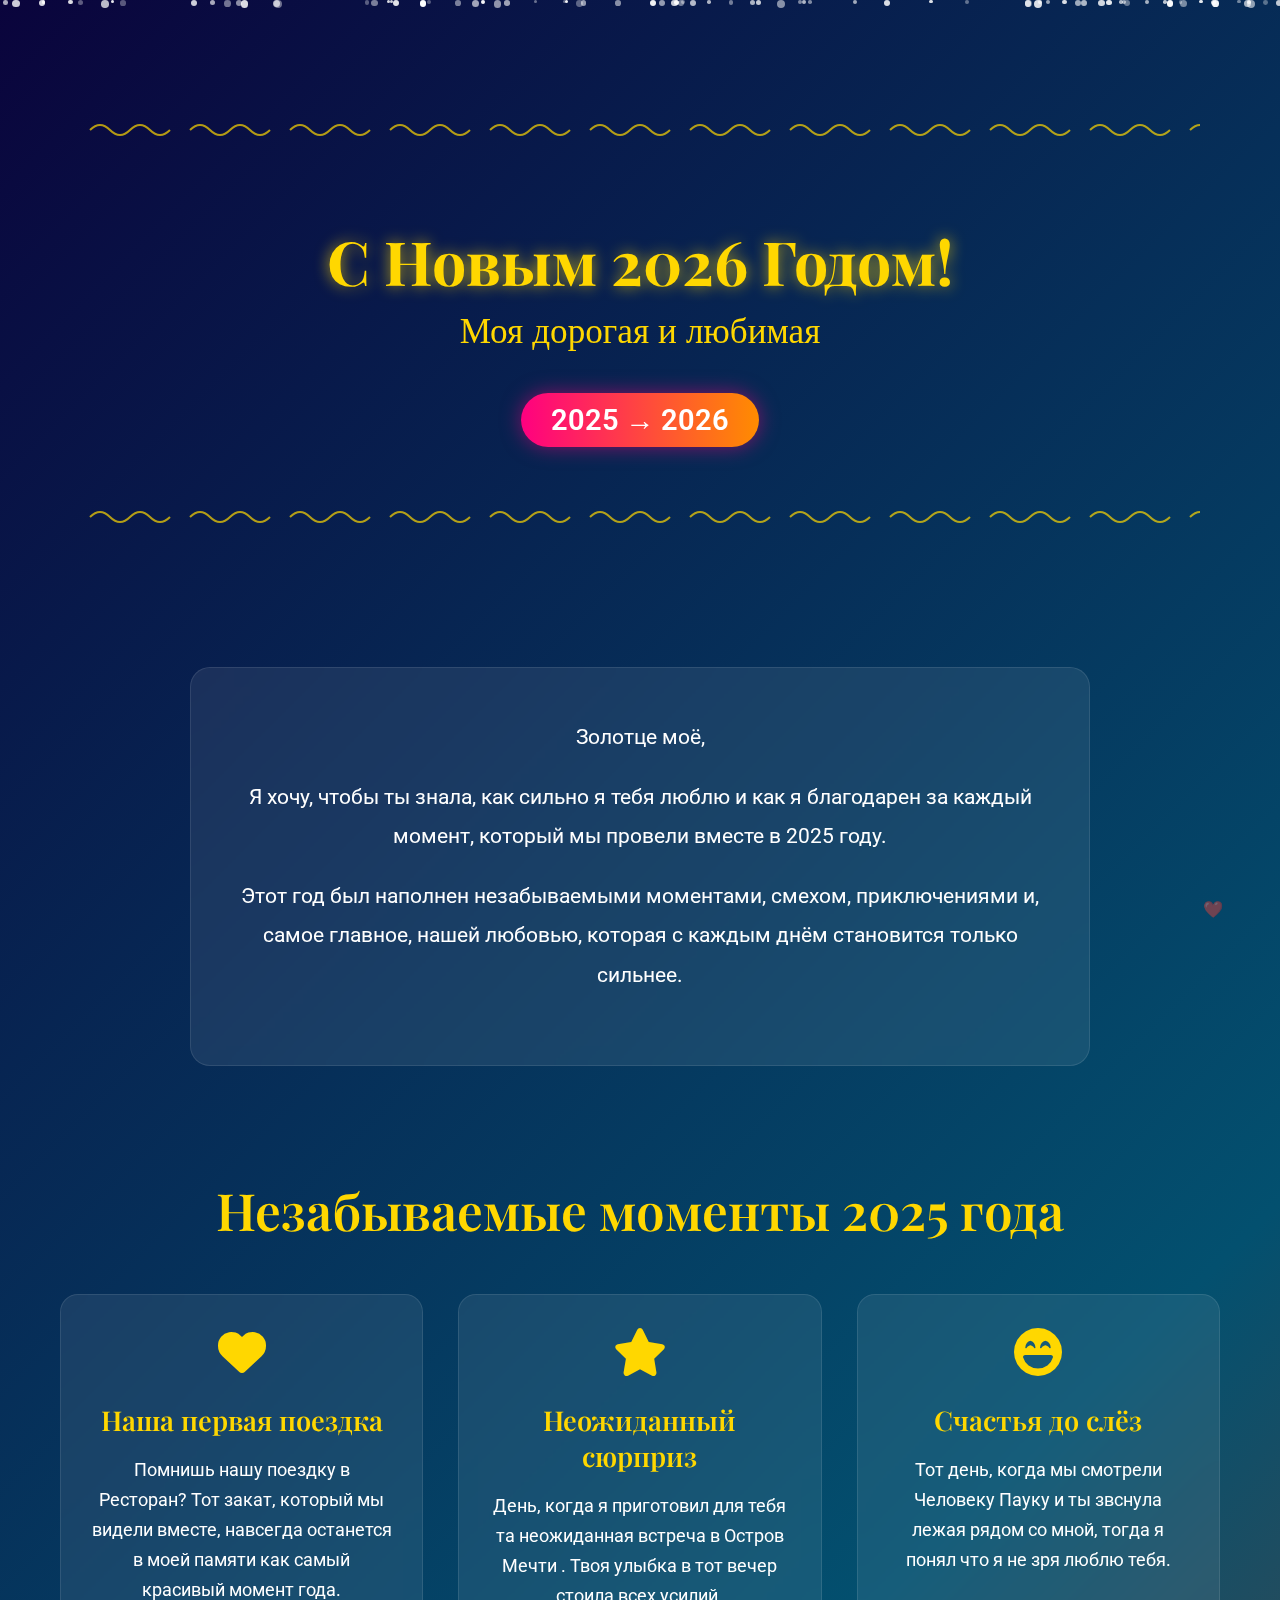
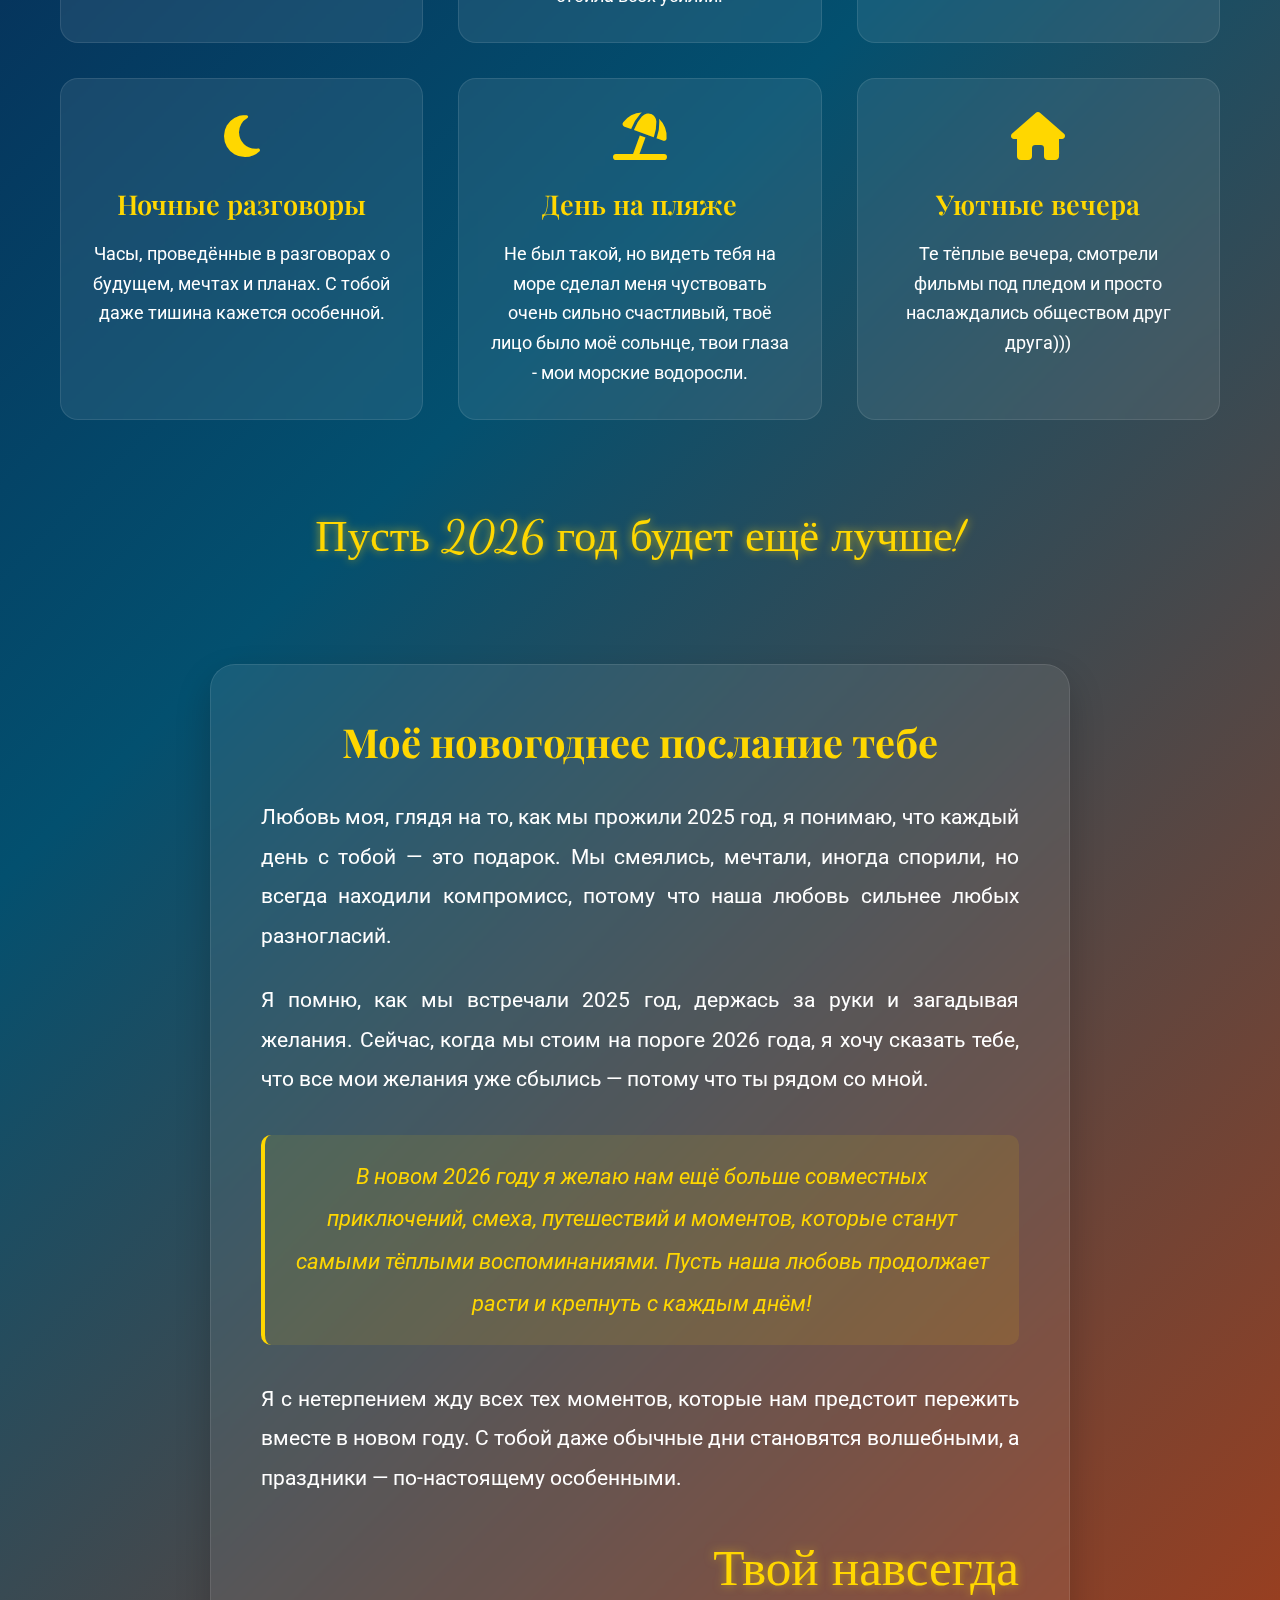
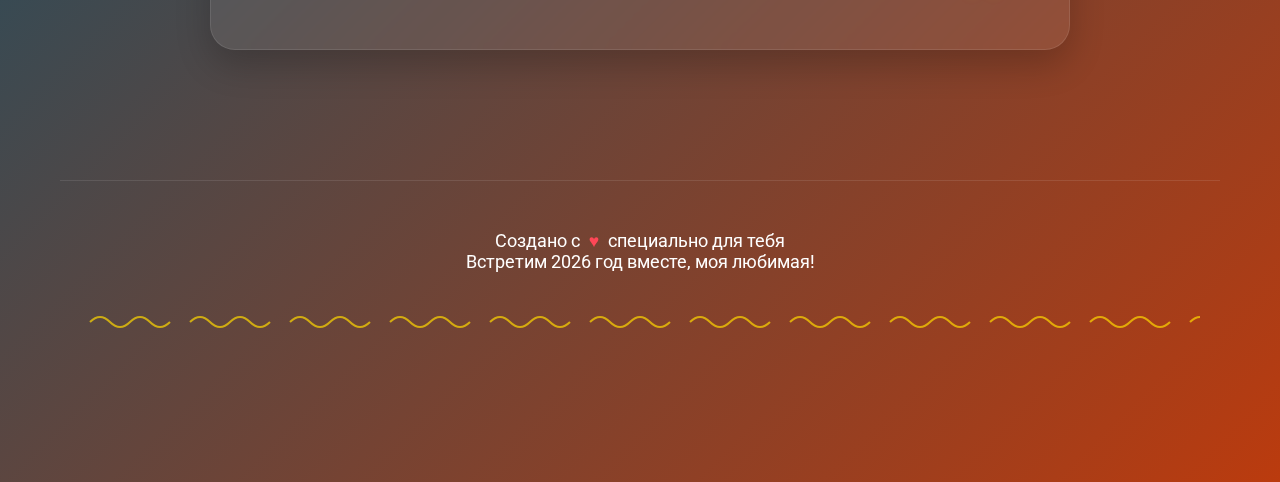
<file: index.html>
<!DOCTYPE html>
<html lang="ru">
<head>
    <meta charset="UTF-8">
    <meta name="viewport" content="width=device-width, initial-scale=1.0">
    <title>С Новым 2026 Годом, Моя Любовь!</title>
    <link rel="stylesheet" href="https://cdnjs.cloudflare.com/ajax/libs/font-awesome/6.4.0/css/all.min.css">
    <link href="https://fonts.googleapis.com/css2?family=Dancing+Script:wght@400;700&family=Playfair+Display:wght@400;600;700&family=Roboto:wght@300;400;500&display=swap" rel="stylesheet">
    <style>
        * {
            margin: 0;
            padding: 0;
            box-sizing: border-box;
        }
        
        body {
            font-family: 'Roboto', sans-serif;
            background: linear-gradient(135deg, #0a043c, #03506f, #bb3b0e);
            color: #fff;
            min-height: 100vh;
            overflow-x: hidden;
        }
        
        .container {
            max-width: 1200px;
            margin: 0 auto;
            padding: 20px;
        }
        
        /* Header */
        header {
            text-align: center;
            padding: 60px 20px;
            position: relative;
        }
        
        h1 {
            font-family: 'Playfair Display', serif;
            font-size: 3.8rem;
            margin-bottom: 10px;
            text-shadow: 0 0 15px rgba(255, 215, 0, 0.7);
            color: #FFD700;
            font-weight: 700;
        }
        
        .subtitle {
            font-family: 'Dancing Script', cursive;
            font-size: 2.2rem;
            margin-bottom: 20px;
            color: #FFD700;
        }
        
        .year-badge {
            display: inline-block;
            background: linear-gradient(to right, #ff0080, #ff8c00);
            padding: 10px 30px;
            border-radius: 30px;
            font-size: 1.8rem;
            font-weight: 600;
            margin: 20px 0;
            box-shadow: 0 0 20px rgba(255, 0, 128, 0.5);
        }
        
        /* Intro Section */
        .intro {
            text-align: center;
            padding: 50px 30px;
            max-width: 900px;
            margin: 0 auto;
            line-height: 1.9;
            font-size: 1.3rem;
            background: rgba(255, 255, 255, 0.08);
            border-radius: 20px;
            backdrop-filter: blur(8px);
            margin-bottom: 50px;
            border: 1px solid rgba(255, 255, 255, 0.1);
        }
        
        .intro p {
            margin-bottom: 20px;
        }
        
        /* Moments Section */
        .moments-section {
            padding: 60px 0;
        }
        
        .section-title {
            text-align: center;
            font-family: 'Playfair Display', serif;
            font-size: 3.2rem;
            margin-bottom: 50px;
            color: #FFD700;
            font-weight: 600;
        }
        
        .moments-container {
            display: grid;
            grid-template-columns: repeat(auto-fill, minmax(320px, 1fr));
            gap: 35px;
            margin-top: 30px;
        }
        
        .moment-card {
            background: rgba(255, 255, 255, 0.08);
            border-radius: 18px;
            padding: 30px;
            backdrop-filter: blur(8px);
            transition: transform 0.4s ease, box-shadow 0.4s ease;
            cursor: pointer;
            border: 1px solid rgba(255, 255, 255, 0.1);
            display: flex;
            flex-direction: column;
            height: 100%;
        }
        
        .moment-card:hover {
            transform: translateY(-12px);
            box-shadow: 0 20px 40px rgba(0, 0, 0, 0.4);
            background: rgba(255, 255, 255, 0.12);
        }
        
        .moment-icon {
            font-size: 3rem;
            color: #FFD700;
            margin-bottom: 20px;
            text-align: center;
        }
        
        .moment-title {
            font-family: 'Playfair Display', serif;
            font-size: 1.7rem;
            margin-bottom: 18px;
            text-align: center;
            color: #FFD700;
            font-weight: 600;
        }
        
        .moment-description {
            font-size: 1.1rem;
            line-height: 1.7;
            text-align: center;
            flex-grow: 1;
        }
        
        /* Memory Gallery */
        .gallery-section {
            padding: 70px 0;
        }
        
        .gallery-container {
            display: grid;
            grid-template-columns: repeat(auto-fill, minmax(280px, 1fr));
            gap: 25px;
            margin-top: 40px;
        }
        
        .memory-item {
            border-radius: 15px;
            overflow: hidden;
            height: 280px;
            position: relative;
            cursor: pointer;
            transition: transform 0.4s ease;
            box-shadow: 0 10px 20px rgba(0, 0, 0, 0.3);
        }
        
        .memory-item:hover {
            transform: scale(1.05);
        }
        
        .memory-img {
            width: 100%;
            height: 100%;
            object-fit: cover;
            transition: transform 0.6s ease;
        }
        
        .memory-item:hover .memory-img {
            transform: scale(1.12);
        }
        
        .memory-label {
            position: absolute;
            bottom: 0;
            left: 0;
            right: 0;
            background: linear-gradient(to top, rgba(0, 0, 0, 0.9), transparent);
            padding: 20px;
            text-align: center;
            font-weight: 600;
            font-size: 1.2rem;
        }
        
        /* Message Section */
        .message-section {
            padding: 70px 20px;
            max-width: 900px;
            margin: 0 auto;
        }
        
        .message-box {
            background: rgba(255, 255, 255, 0.08);
            border-radius: 25px;
            padding: 50px;
            backdrop-filter: blur(8px);
            border: 1px solid rgba(255, 255, 255, 0.1);
            box-shadow: 0 15px 35px rgba(0, 0, 0, 0.2);
        }
        
        .message-title {
            font-family: 'Playfair Display', serif;
            font-size: 2.5rem;
            margin-bottom: 30px;
            color: #FFD700;
            text-align: center;
        }
        
        .message-text {
            font-size: 1.3rem;
            line-height: 1.9;
            margin-bottom: 25px;
            text-align: justify;
        }
        
        .message-text.highlight {
            font-style: italic;
            color: #FFD700;
            font-size: 1.4rem;
            text-align: center;
            margin: 35px 0;
            padding: 20px;
            background: rgba(255, 215, 0, 0.1);
            border-radius: 10px;
            border-left: 4px solid #FFD700;
        }
        
        .signature {
            font-family: 'Dancing Script', cursive;
            font-size: 3.2rem;
            color: #FFD700;
            text-align: right;
            margin-top: 40px;
            text-shadow: 0 0 10px rgba(255, 215, 0, 0.5);
        }
        
        /* Snowflakes */
        .snowflakes {
            position: fixed;
            top: 0;
            left: 0;
            width: 100%;
            height: 100%;
            pointer-events: none;
            z-index: -1;
        }
        
        .snowflake {
            position: absolute;
            background-color: white;
            border-radius: 50%;
            opacity: 0.8;
        }
        
        /* Footer */
        footer {
            text-align: center;
            padding: 50px 20px;
            margin-top: 60px;
            border-top: 1px solid rgba(255, 255, 255, 0.1);
            font-size: 1.1rem;
        }
        
        .heart {
            color: #ff4757;
            animation: heartbeat 1.5s infinite;
            display: inline-block;
            margin: 0 5px;
        }
        
        @keyframes heartbeat {
            0%, 100% { transform: scale(1); }
            50% { transform: scale(1.2); }
        }
        
        /* New Year Decoration */
        .new-year-decoration {
            text-align: center;
            margin: 30px 0;
        }
        
        .decoration-text {
            font-family: 'Dancing Script', cursive;
            font-size: 2.8rem;
            color: #FFD700;
            margin: 20px 0;
            text-shadow: 0 0 10px rgba(255, 215, 0, 0.7);
        }
        
        /* Russian Ornaments */
        .russian-ornament {
            height: 60px;
            background-image: url("data:image/svg+xml,%3Csvg width='100' height='20' xmlns='http://www.w3.org/2000/svg'%3E%3Cpath d='M10,10 Q20,0 30,10 T50,10 T70,10 T90,10' stroke='%23FFD700' fill='transparent' stroke-width='2'/%3E%3C/svg%3E");
            background-repeat: repeat-x;
            margin: 40px 0;
            opacity: 0.7;
        }
        
        /* Responsive */
        @media (max-width: 768px) {
            h1 {
                font-size: 2.8rem;
            }
            
            .subtitle {
                font-size: 1.8rem;
            }
            
            .section-title {
                font-size: 2.5rem;
            }
            
            .message-title {
                font-size: 2rem;
            }
            
            .message-box {
                padding: 30px;
            }
            
            .intro {
                padding: 30px 20px;
            }
        }
        
        @media (max-width: 480px) {
            h1 {
                font-size: 2.2rem;
            }
            
            .year-badge {
                font-size: 1.4rem;
                padding: 8px 20px;
            }
            
            .moments-container {
                grid-template-columns: 1fr;
            }
            
            .message-text {
                font-size: 1.1rem;
            }
            
            .signature {
                font-size: 2.5rem;
            }
        }
    </style>
</head>
<body>
    <div class="snowflakes" id="snowflakes"></div>
    
    <div class="container">
        <header>
            <div class="russian-ornament"></div>
            <h1>С Новым 2026 Годом!</h1>
            <div class="subtitle">Моя дорогая и любимая</div>
            <div class="year-badge">2025 → 2026</div>
            <div class="russian-ornament"></div>
        </header>
        
        <section class="intro">
            <p>Золотце моё,</p>
            <p>Я хочу, чтобы ты знала, как сильно я тебя люблю и как я благодарен за каждый момент, который мы провели вместе в 2025 году.</p>
            <p>Этот год был наполнен незабываемыми моментами, смехом, приключениями и, самое главное, нашей любовью, которая с каждым днём становится только сильнее.</p>
        </section>
        
        <section class="moments-section">
            <h2 class="section-title">Незабываемые моменты 2025 года</h2>
            <div class="moments-container">
                <div class="moment-card">
                    <div class="moment-icon">
                        <i class="fas fa-heart"></i>
                    </div>
                    <h3 class="moment-title">Наша первая поездка</h3>
                    <p class="moment-description">Помнишь нашу поездку в Ресторан? Тот закат, который мы видели вместе, навсегда останется в моей памяти как самый красивый момент года.</p>
                </div>
                
                <div class="moment-card">
                    <div class="moment-icon">
                        <i class="fas fa-star"></i>
                    </div>
                    <h3 class="moment-title">Неожиданный сюрприз</h3>
                    <p class="moment-description">День, когда я приготовил для тебя та неожиданная встреча в Остров Мечти . Твоя улыбка в тот вечер стоила всех усилий.</p>
                </div>
                
                <div class="moment-card">
                    <div class="moment-icon">
                        <i class="fas fa-laugh-beam"></i>
                    </div>
                    <h3 class="moment-title">Счастья до слёз</h3>
                    <p class="moment-description">Тот день, когда мы смотрели Человеку Пауку и ты звснула лежая рядом со мной, тогда я понял что я не зря люблю тебя.</p>
                </div>
                
                <div class="moment-card">
                    <div class="moment-icon">
                        <i class="fas fa-moon"></i>
                    </div>
                    <h3 class="moment-title">Ночные разговоры</h3>
                    <p class="moment-description">Часы, проведённые в разговорах о будущем, мечтах и планах. С тобой даже тишина кажется особенной.</p>
                </div>
                
                <div class="moment-card">
                    <div class="moment-icon">
                        <i class="fas fa-umbrella-beach"></i>
                    </div>
                    <h3 class="moment-title">День на пляже</h3>
                    <p class="moment-description">Не был такой, но видеть тебя на море сделал меня чуствовать очень сильно счастливый, твоё лицо было моё сольнце, твои глаза - мои морские водоросли. </p>
                </div>
                
                <div class="moment-card">
                    <div class="moment-icon">
                        <i class="fas fa-home"></i>
                    </div>
                    <h3 class="moment-title">Уютные вечера</h3>
                    <p class="moment-description">Те тёплые вечера, смотрели фильмы под пледом и просто наслаждались обществом друг друга)))</p>
                </div>
            </div>
        </section>
        
        <div class="new-year-decoration">
            <div class="decoration-text">Пусть 2026 год будет ещё лучше!</div>
        </div>
        
        <section class="message-section">
            <div class="message-box">
                <h2 class="message-title">Моё новогоднее послание тебе</h2>
                
                <p class="message-text">Любовь моя, глядя на то, как мы прожили 2025 год, я понимаю, что каждый день с тобой — это подарок. Мы смеялись, мечтали, иногда спорили, но всегда находили компромисс, потому что наша любовь сильнее любых разногласий.</p>
                
                <p class="message-text">Я помню, как мы встречали 2025 год, держась за руки и загадывая желания. Сейчас, когда мы стоим на пороге 2026 года, я хочу сказать тебе, что все мои желания уже сбылись — потому что ты рядом со мной.</p>
                
                <p class="message-text highlight">В новом 2026 году я желаю нам ещё больше совместных приключений, смеха, путешествий и моментов, которые станут самыми тёплыми воспоминаниями. Пусть наша любовь продолжает расти и крепнуть с каждым днём!</p>
                
                <p class="message-text">Я с нетерпением жду всех тех моментов, которые нам предстоит пережить вместе в новом году. С тобой даже обычные дни становятся волшебными, а праздники — по-настоящему особенными.</p>
                
                <div class="signature">Твой навсегда</div>
            </div>
        </section>
        
        <footer>
            <p>Создано с <span class="heart">♥</span> специально для тебя</p>
            <p>Встретим 2026 год вместе, моя любимая!</p>
            <div class="russian-ornament"></div>
        </footer>
    </div>
    
    <script>
        // Create snowflakes
        function createSnowflakes() {
            const snowflakesContainer = document.getElementById('snowflakes');
            const snowflakeCount = 80;
            
            for (let i = 0; i < snowflakeCount; i++) {
                const snowflake = document.createElement('div');
                snowflake.classList.add('snowflake');
                
                // Random size
                const size = Math.random() * 5 + 3;
                snowflake.style.width = `${size}px`;
                snowflake.style.height = `${size}px`;
                
                // Random position
                snowflake.style.left = `${Math.random() * 100}vw`;
                
                // Random opacity
                snowflake.style.opacity = Math.random() * 0.7 + 0.3;
                
                // Random animation
                const duration = Math.random() * 10 + 10;
                const delay = Math.random() * 5;
                snowflake.style.animation = `fall ${duration}s linear ${delay}s infinite`;
                
                // Add to container
                snowflakesContainer.appendChild(snowflake);
            }
            
            // Add CSS for falling animation
            const style = document.createElement('style');
            style.textContent = `
                @keyframes fall {
                    0% {
                        transform: translateY(-100px) rotate(0deg);
                    }
                    100% {
                        transform: translateY(100vh) rotate(360deg);
                    }
                }
            `;
            document.head.appendChild(style);
        }
        
        // Add hover effects to moment cards
        function setupMomentCards() {
            const cards = document.querySelectorAll('.moment-card');
            
            cards.forEach(card => {
                card.addEventListener('mouseenter', function() {
                    const icon = this.querySelector('.moment-icon i');
                    // Add bounce animation to icon
                    icon.style.animation = 'bounce 0.5s ease';
                    
                    // Remove animation after it completes
                    setTimeout(() => {
                        icon.style.animation = '';
                    }, 500);
                });
                
                // Add click effect
                card.addEventListener('click', function() {
                    this.style.transform = 'translateY(-12px) scale(1.02)';
                    setTimeout(() => {
                        this.style.transform = 'translateY(-12px)';
                    }, 150);
                    
                    // Get the title and show a message
                    const title = this.querySelector('.moment-title').textContent;
                    alert(`${title} - один из наших прекрасных моментов в 2025 году! ❤️`);
                });
            });
            
            // Add bounce animation
            const bounceStyle = document.createElement('style');
            bounceStyle.textContent = `
                @keyframes bounce {
                    0%, 100% { transform: translateY(0); }
                    50% { transform: translateY(-10px); }
                }
            `;
            document.head.appendChild(bounceStyle);
        }
        
        // Create floating hearts animation
        function createFloatingHearts() {
            const heartsContainer = document.createElement('div');
            heartsContainer.style.position = 'fixed';
            heartsContainer.style.top = '0';
            heartsContainer.style.left = '0';
            heartsContainer.style.width = '100%';
            heartsContainer.style.height = '100%';
            heartsContainer.style.pointerEvents = 'none';
            heartsContainer.style.zIndex = '-1';
            document.body.appendChild(heartsContainer);
            
            // Create a few floating hearts
            for (let i = 0; i < 15; i++) {
                setTimeout(() => {
                    const heart = document.createElement('div');
                    heart.innerHTML = '❤️';
                    heart.style.position = 'absolute';
                    heart.style.fontSize = `${Math.random() * 20 + 15}px`;
                    heart.style.left = `${Math.random() * 100}vw`;
                    heart.style.top = '100vh';
                    heart.style.opacity = Math.random() * 0.5 + 0.3;
                    heart.style.animation = `floatUp ${Math.random() * 20 + 15}s linear infinite`;
                    
                    heartsContainer.appendChild(heart);
                    
                    // Add floating animation
                    const floatStyle = document.createElement('style');
                    floatStyle.textContent = `
                        @keyframes floatUp {
                            0% {
                                transform: translateY(0) rotate(0deg);
                                opacity: ${heart.style.opacity};
                            }
                            100% {
                                transform: translateY(-100vh) rotate(360deg);
                                opacity: 0;
                            }
                        }
                    `;
                    document.head.appendChild(floatStyle);
                }, i * 1000);
            }
        }
        
        // Add year transition effect
        function setupYearTransition() {
            const yearBadge = document.querySelector('.year-badge');
            
            yearBadge.addEventListener('mouseenter', function() {
                this.style.transform = 'scale(1.1)';
                this.style.transition = 'transform 0.3s ease';
            });
            
            yearBadge.addEventListener('mouseleave', function() {
                this.style.transform = 'scale(1)';
            });
            
            yearBadge.addEventListener('click', function() {
                // Briefly show both years
                const originalText = this.textContent;
                this.textContent = '2025 ❤️ 2026';
                this.style.background = 'linear-gradient(to right, #ff0080, #ff8c00, #40e0d0)';
                
                setTimeout(() => {
                    this.textContent = originalText;
                    this.style.background = 'linear-gradient(to right, #ff0080, #ff8c00)';
                }, 1500);
            });
        }
        
        // Initialize everything when page loads
        document.addEventListener('DOMContentLoaded', function() {
            createSnowflakes();
            setupMomentCards();
            createFloatingHearts();
            setupYearTransition();
            
            // Add a welcome message
            setTimeout(() => {
                alert("С Новым 2026 Годом, моя любовь! ❤️\nЭтот сайт посвящён тебе и нашим прекрасным воспоминаниям.");
            }, 1000);
        });
    </script>
</body>
</html>
</file>
